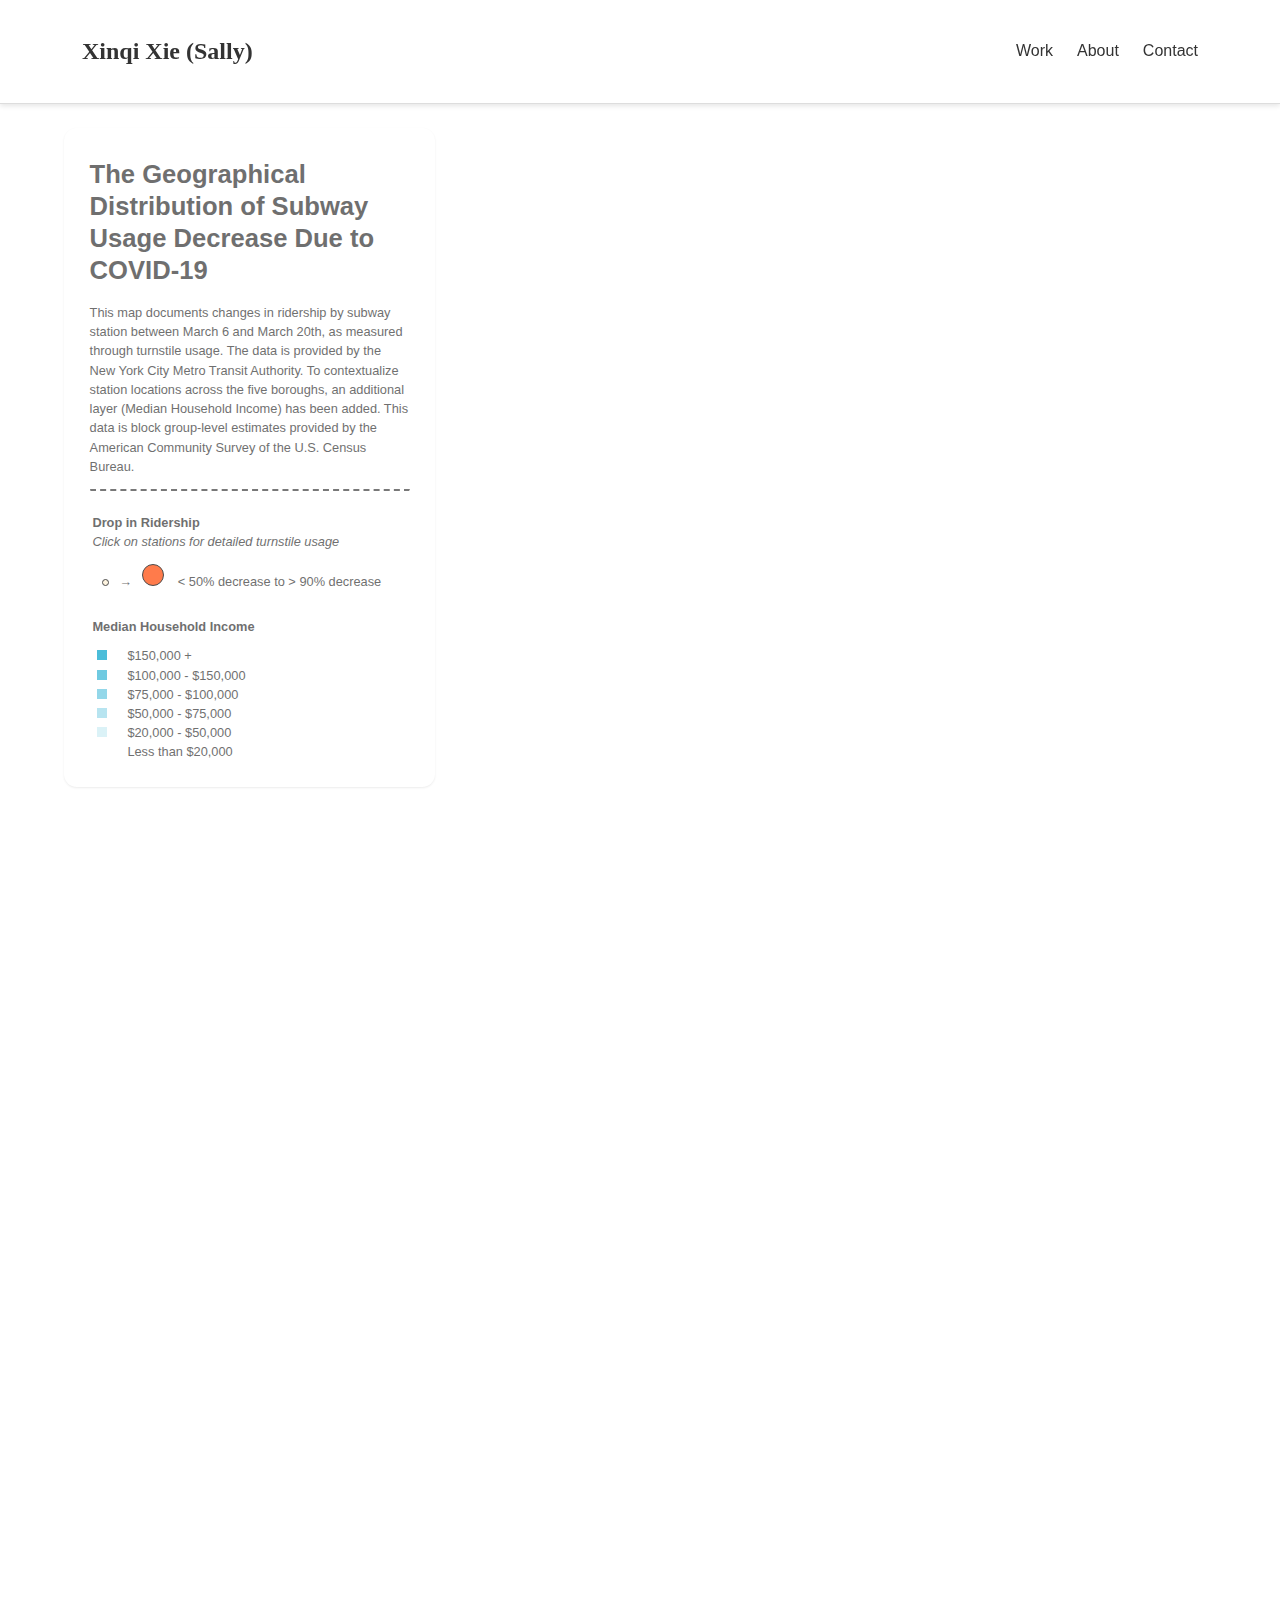
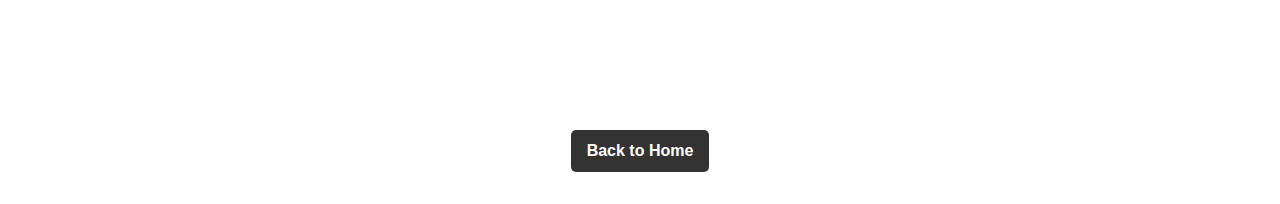
<file: Assignment-02/webmap.html>
<!DOCTYPE html>
<html lang="en">
<head>
    <meta charset="UTF-8">
    <meta name="viewport" content="width=device-width, initial-scale=1.0">
    <title>Project Detail</title>
    <link rel="stylesheet" href="../style_details.css">
    <link href="https://api.mapbox.com/mapbox-gl-js/v3.9.4/mapbox-gl.css" rel="stylesheet">
    <script src="https://api.mapbox.com/mapbox-gl-js/v3.9.4/mapbox-gl.js"></script>
</head>
<body>
    <header class="navbar">
        <h1 class="logo">Xinqi Xie (Sally)</h1>
        <nav>
            <ul class="nav-links">
                <li><a href="../index.html#work">Work</a></li>
                <li><a href="../index.html#about">About</a></li>
                <li><a href="../index.html#contact">Contact</a></li>
            </ul>
        </nav>
    </header>
    
<body>
        <div id='map'></div>
        <div id='map'></div>
        <div id='title' class="title">
            <h1>The Geographical Distribution of Subway<br> Usage Decrease Due to COVID-19</h1>
            <p>This map documents changes in ridership by subway station between March 6 and March 20th, as measured through turnstile usage. The data is provided by the New York City Metro Transit Authority. To contextualize station locations across the five boroughs, an additional layer (Median Household Income) has been added. This data is block group-level estimates provided by the American Community Survey of the U.S. Census Bureau.</p>
            <hr>
            <div id="turnstile-legend" class="legend2">
                <h4>Drop in Ridership</h4>
                <p><em>Click on stations for detailed turnstile usage</em></p>
                <div><span style="background-color: #fef0d3"></span>&#8594;<span style="background-color: #ff4400; height:20px; width:20px"></span> < 50% decrease to > 90% decrease</div>
            </div>
            <div id="income-legend" class="legend">
                <h4>Median Household Income</h4>
                <div><span style="background-color: #00a2ca"></span>$150,000 +</div>
                <div><span style="background-color: #33b5d5"></span>$100,000 - $150,000</div>
                <div><span style="background-color: #66c7e0"></span>$75,000 - $100,000</div>
                <div><span style="background-color: #99daea"></span>$50,000 - $75,000</div>
                <div><span style="background-color: #ccedf5"></span>$20,000 - $50,000</div>
                <div><span style="background-color: #ffffff"></span>Less than $20,000</div>
            </div>
        </div>
        <script type='text/javascript' src="map.js"></script>
</body>

<div class="container">
   <a href="../index.html" class="back-button">Back to Home</a>
</div>

</html>
</file>
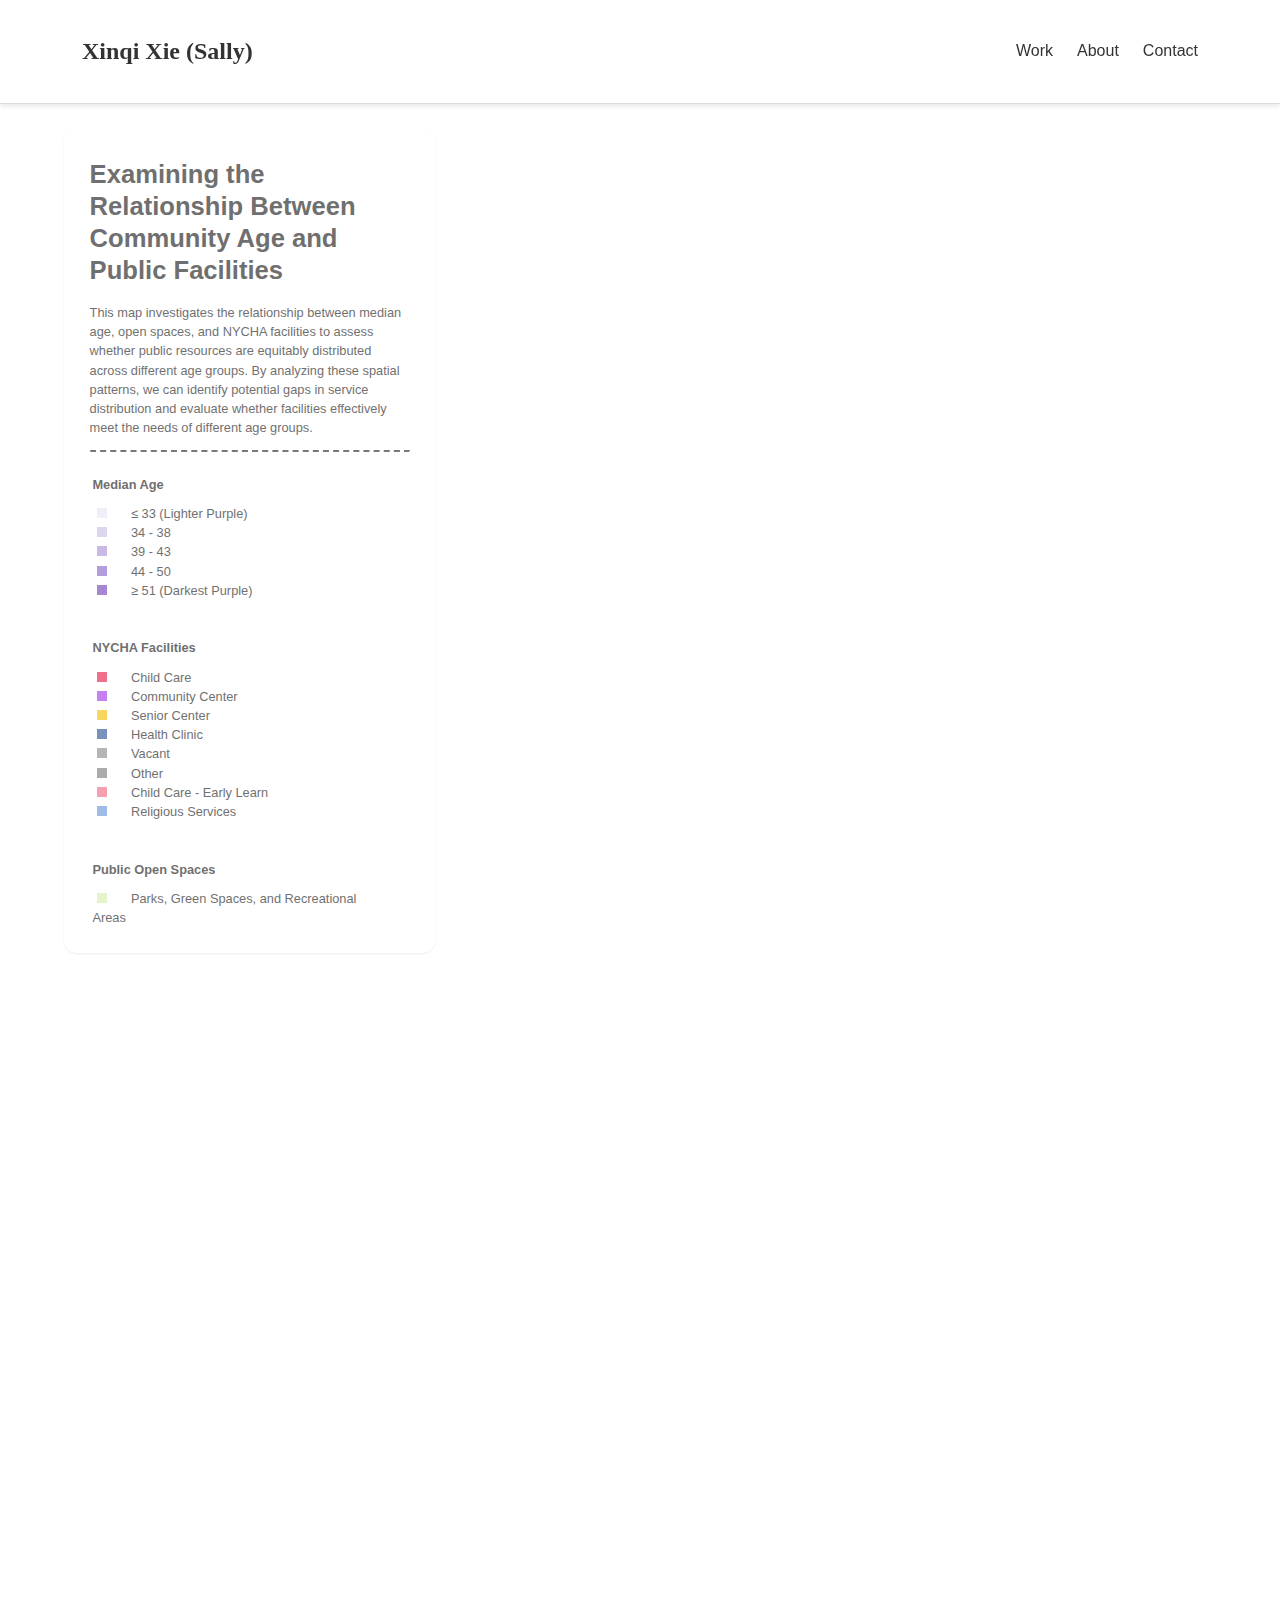
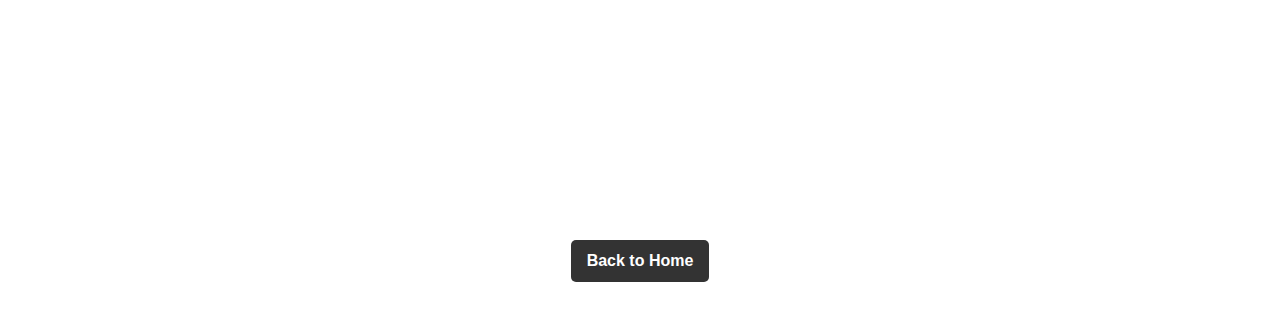
<file: Assignment-02/webmap02.html>
<!DOCTYPE html>
<html lang="en">
<head>
    <meta charset="UTF-8">
    <meta name="viewport" content="width=device-width, initial-scale=1.0">
    <title>Project Detail</title>
    <link rel="stylesheet" href="../style_details.css">
    <link href="https://api.mapbox.com/mapbox-gl-js/v3.9.4/mapbox-gl.css" rel="stylesheet">
    <script src="https://api.mapbox.com/mapbox-gl-js/v3.9.4/mapbox-gl.js"></script>
</head>
<body>
    <header class="navbar">
        <h1 class="logo">Xinqi Xie (Sally)</h1>
        <nav>
            <ul class="nav-links">
                <li><a href="../index.html#work">Work</a></li>
                <li><a href="../index.html#about">About</a></li>
                <li><a href="../index.html#contact">Contact</a></li>
            </ul>
        </nav>
    </header>
    
         <div class="map-container">
            <div id="map"></div>
         </div>

        <div id='map'></div>
        <div id='title' class="title">
            <h1>Examining the Relationship Between Community Age and Public Facilities</h1>
            <p>This map investigates the relationship between median age, open spaces, and NYCHA facilities to assess whether public resources are equitably distributed across different age groups.  By analyzing these spatial patterns, we can identify potential gaps in service distribution and evaluate whether facilities effectively meet the needs of different age groups.</p>
            <hr>
            <div id="median-age-legend" class="legend">
                <h4>Median Age</h4>
                <div><span style="background-color: #ede7f6"></span> ≤ 33 (Lighter Purple)</div>
                <div><span style="background-color: #d1c4e9"></span> 34 - 38</div>
                <div><span style="background-color: #b39ddb"></span> 39 - 43</div>
                <div><span style="background-color: #9575cd"></span> 44 - 50</div>
                <div><span style="background-color: #7e57c2"></span> ≥ 51 (Darkest Purple)</div>
            </div>
            <div id="nycha-legend" class="legend">
                <h4>NYCHA Facilities</h4>
                <div><span style="background-color: #EA345C"></span> Child Care</div>
                <div><span style="background-color: #AC4BEA"></span> Community Center</div>
                <div><span style="background-color: #F3C81F"></span> Senior Center</div>
                <div><span style="background-color: #4064A3"></span> Health Clinic</div>
                <div><span style="background-color: #969696"></span> Vacant</div>
                <div><span style="background-color: #888888"></span> Other</div>
                <div><span style="background-color: #EF788E"></span> Child Care - Early Learn</div>
                <div><span style="background-color: #77A0DB"></span> Religious Services</div>
            </div>
            <div id="open-space-legend" class="legend">
                <h4>Public Open Spaces</h4>
                <div>
                    <span style="background-color: #B5E26D; opacity: 0.5"></span> Parks, Green Spaces, and Recreational Areas
                </div>
            </div>
        </div>
        </div>
        <script type='text/javascript' src="map02.js"></script>
</body>

<div class="container">
    <a href="../index.html" class="back-button">Back to Home</a>
 </div>

</html>
</file>
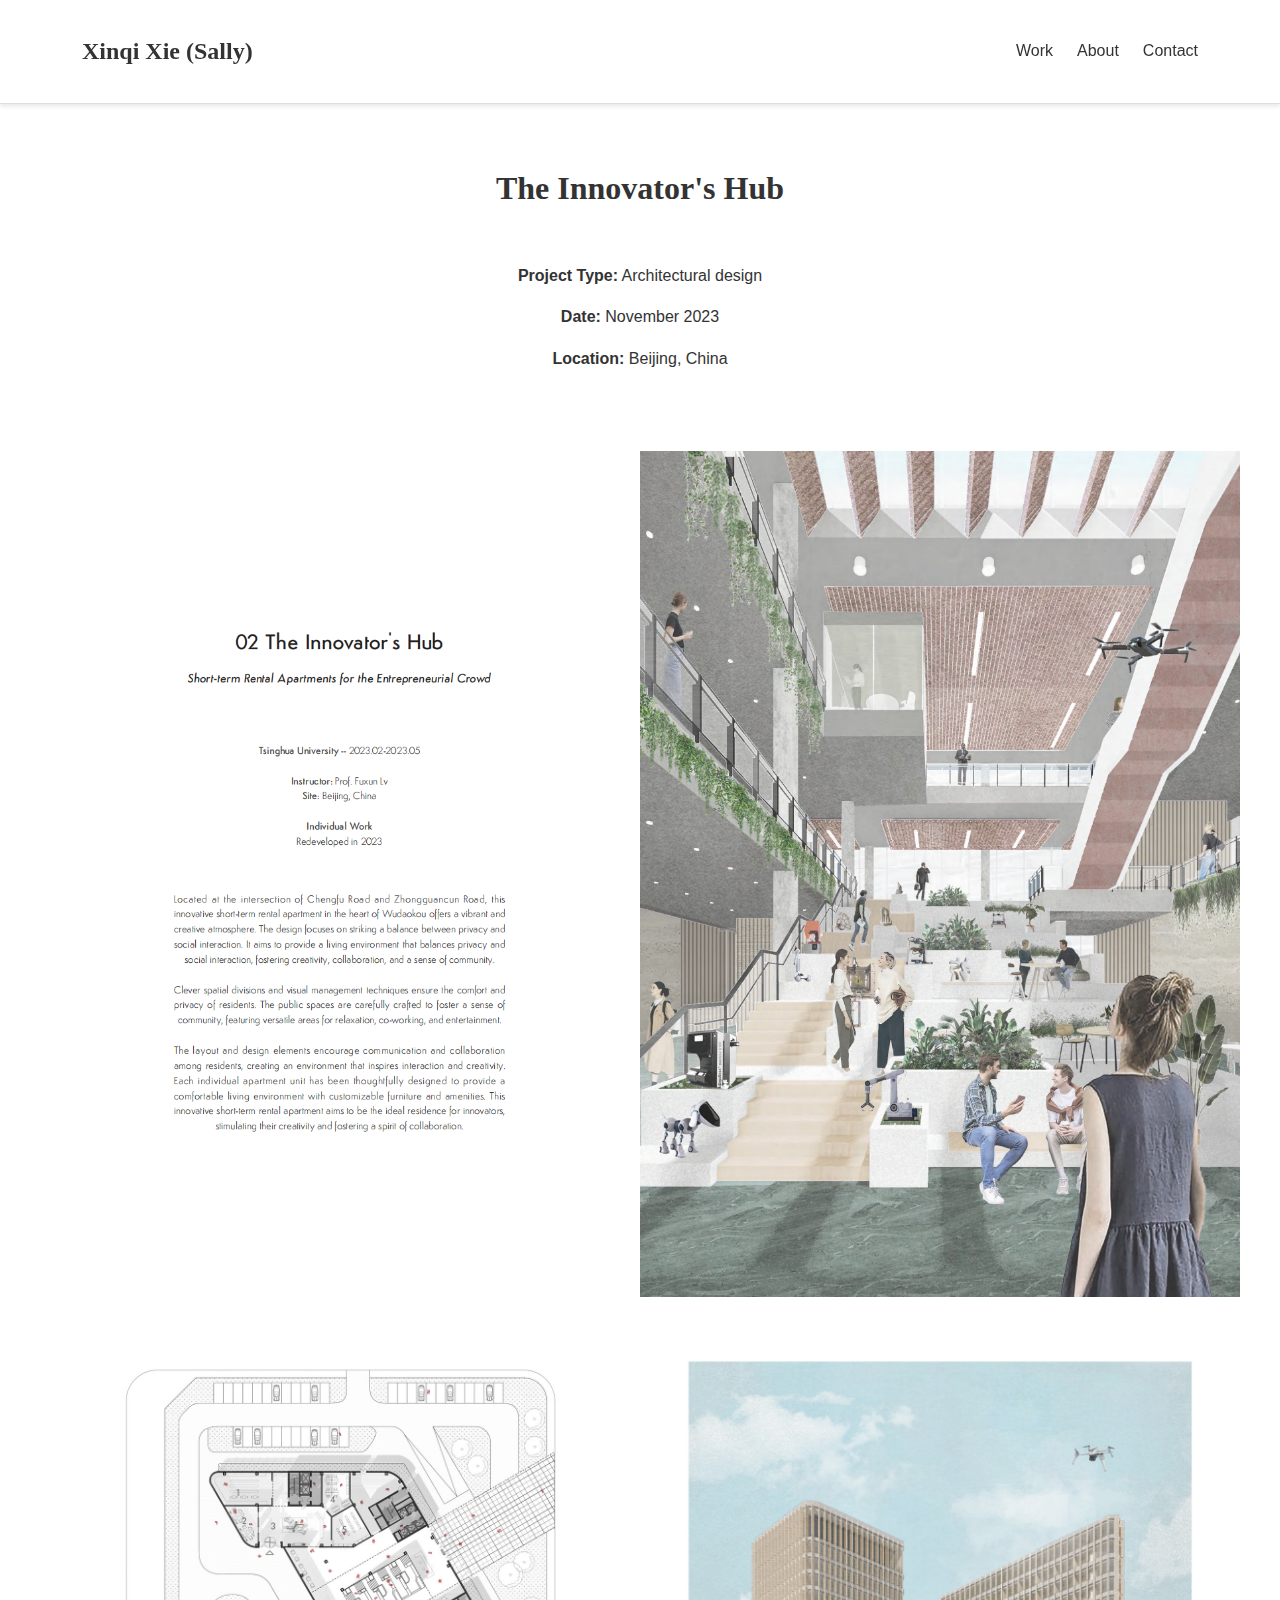
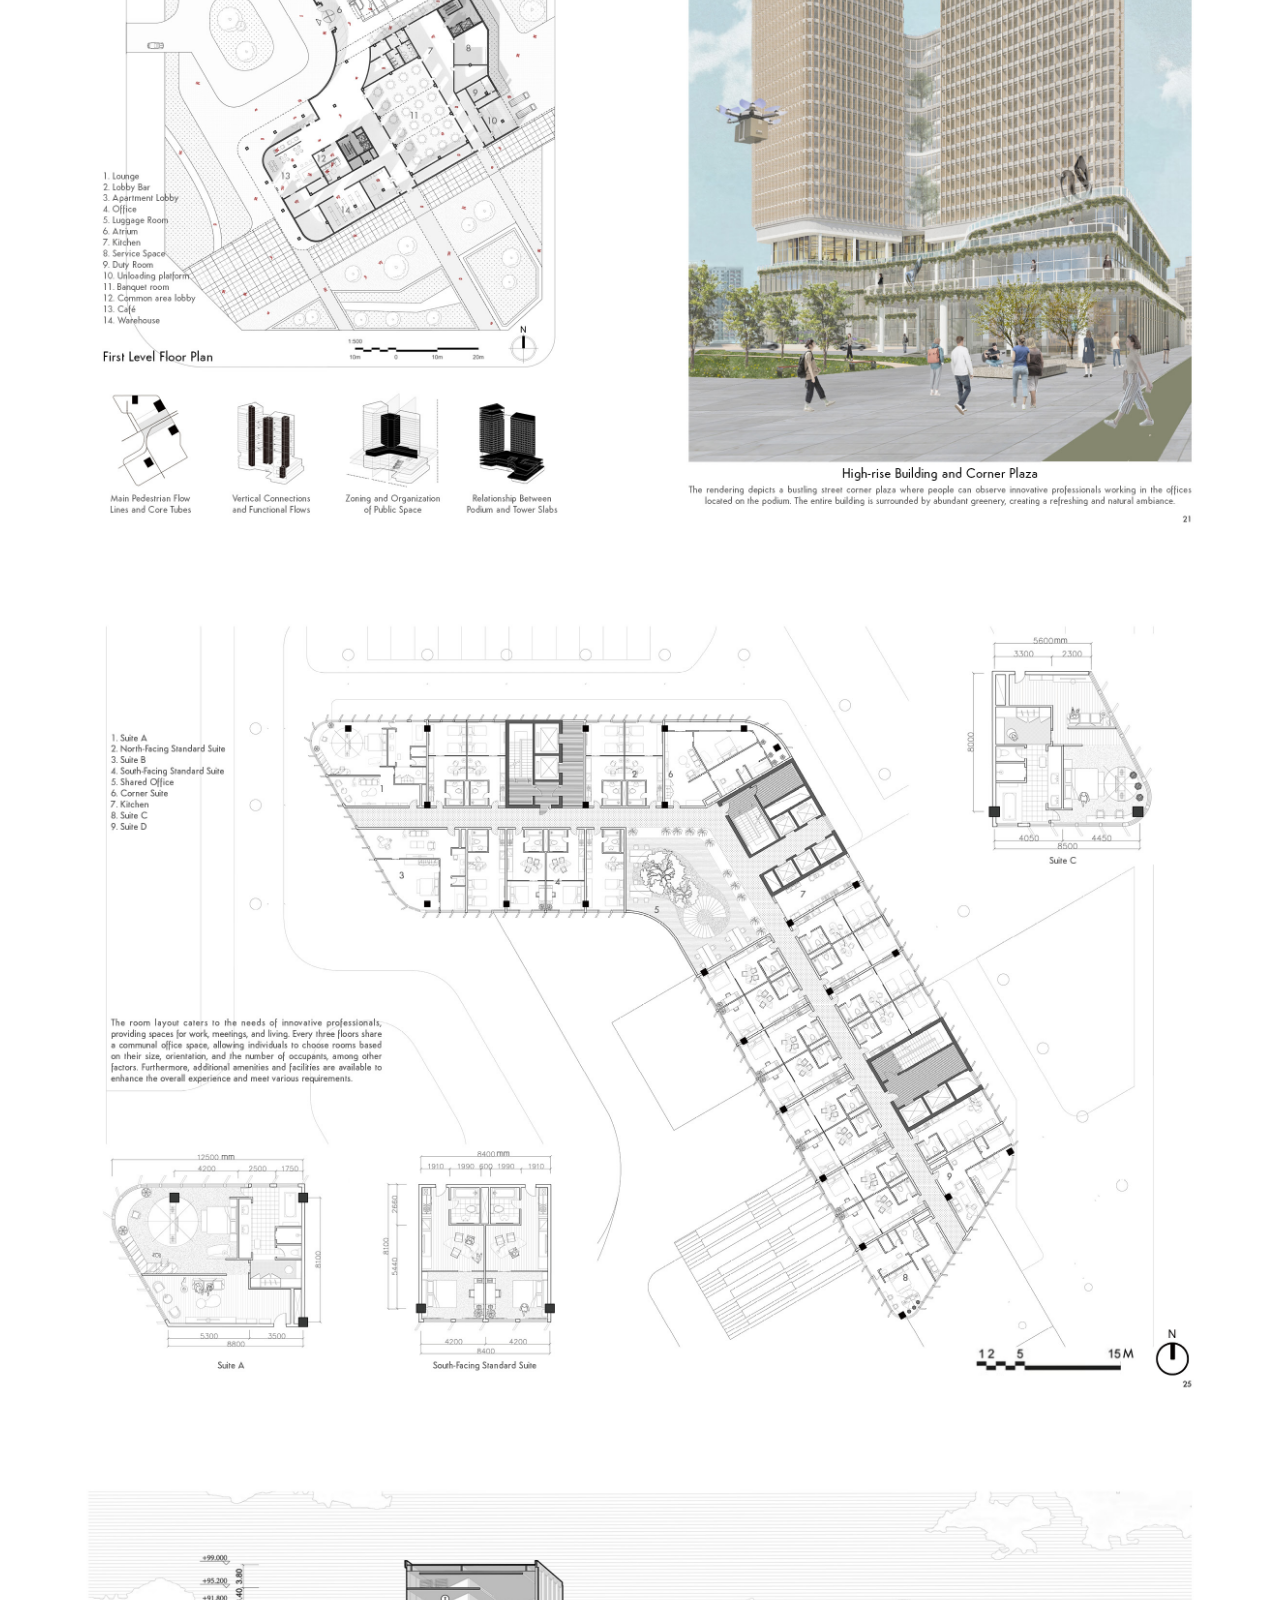
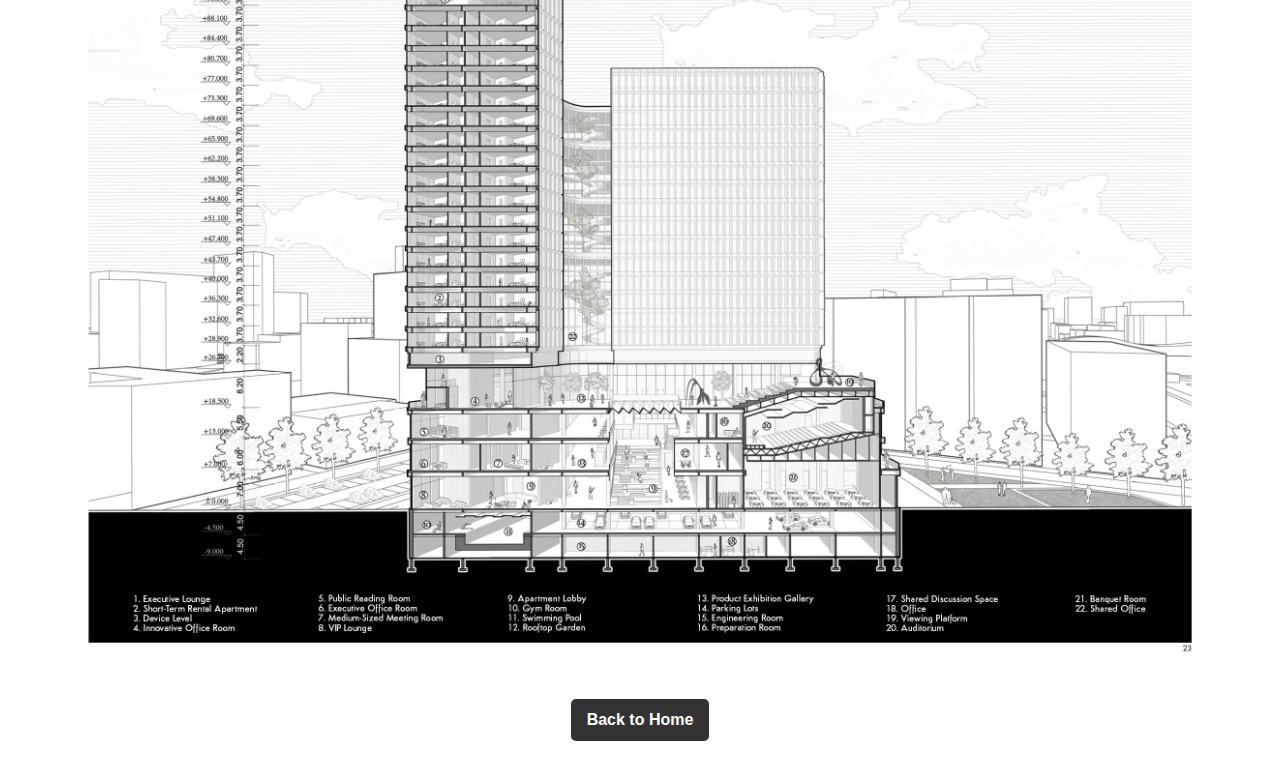
<file: project-details/innovator-hub.html>
<!DOCTYPE html>
<html lang="en">
<head>
    <meta charset="UTF-8">
    <meta name="viewport" content="width=device-width, initial-scale=1.0">
    <title>Project Detail</title>
    <link rel="stylesheet" href="../style_details.css">
</head>
<body>
    <header class="navbar">
        <h1 class="logo">Xinqi Xie (Sally)</h1>
        <nav>
            <ul class="nav-links">
                <li><a href="../index.html#work">Work</a></li>
                <li><a href="../index.html#about">About</a></li>
                <li><a href="../index.html#contact">Contact</a></li>
            </ul>
        </nav>
    </header>
    
    
    <div class="container">
        <div class="project-header">
            <h1>The Innovator's Hub</h1>
        </div>

        <div class="project-details">
            <div>
                <strong>Project Type:</strong> Architectural design
            </div>
            <div>
                <strong>Date:</strong> November 2023
            </div>
            <div>
                <strong>Location:</strong> Beijing, China
            </div>
        </div>

        <div class="project-images">
            <img src="project-images/inno-01.png" alt="Project Image 1">
            <img src="project-images/inno-02.jpg" alt="Project Image 2">
            <img src="project-images/inno-03.jpg" alt="Project Image 3">
            <img src="project-images/inno-04.jpg" alt="Project Image 3">
        </div>

        <a href="../index.html" class="back-button">Back to Home</a>
    </div>
</body>
</html>
</file>
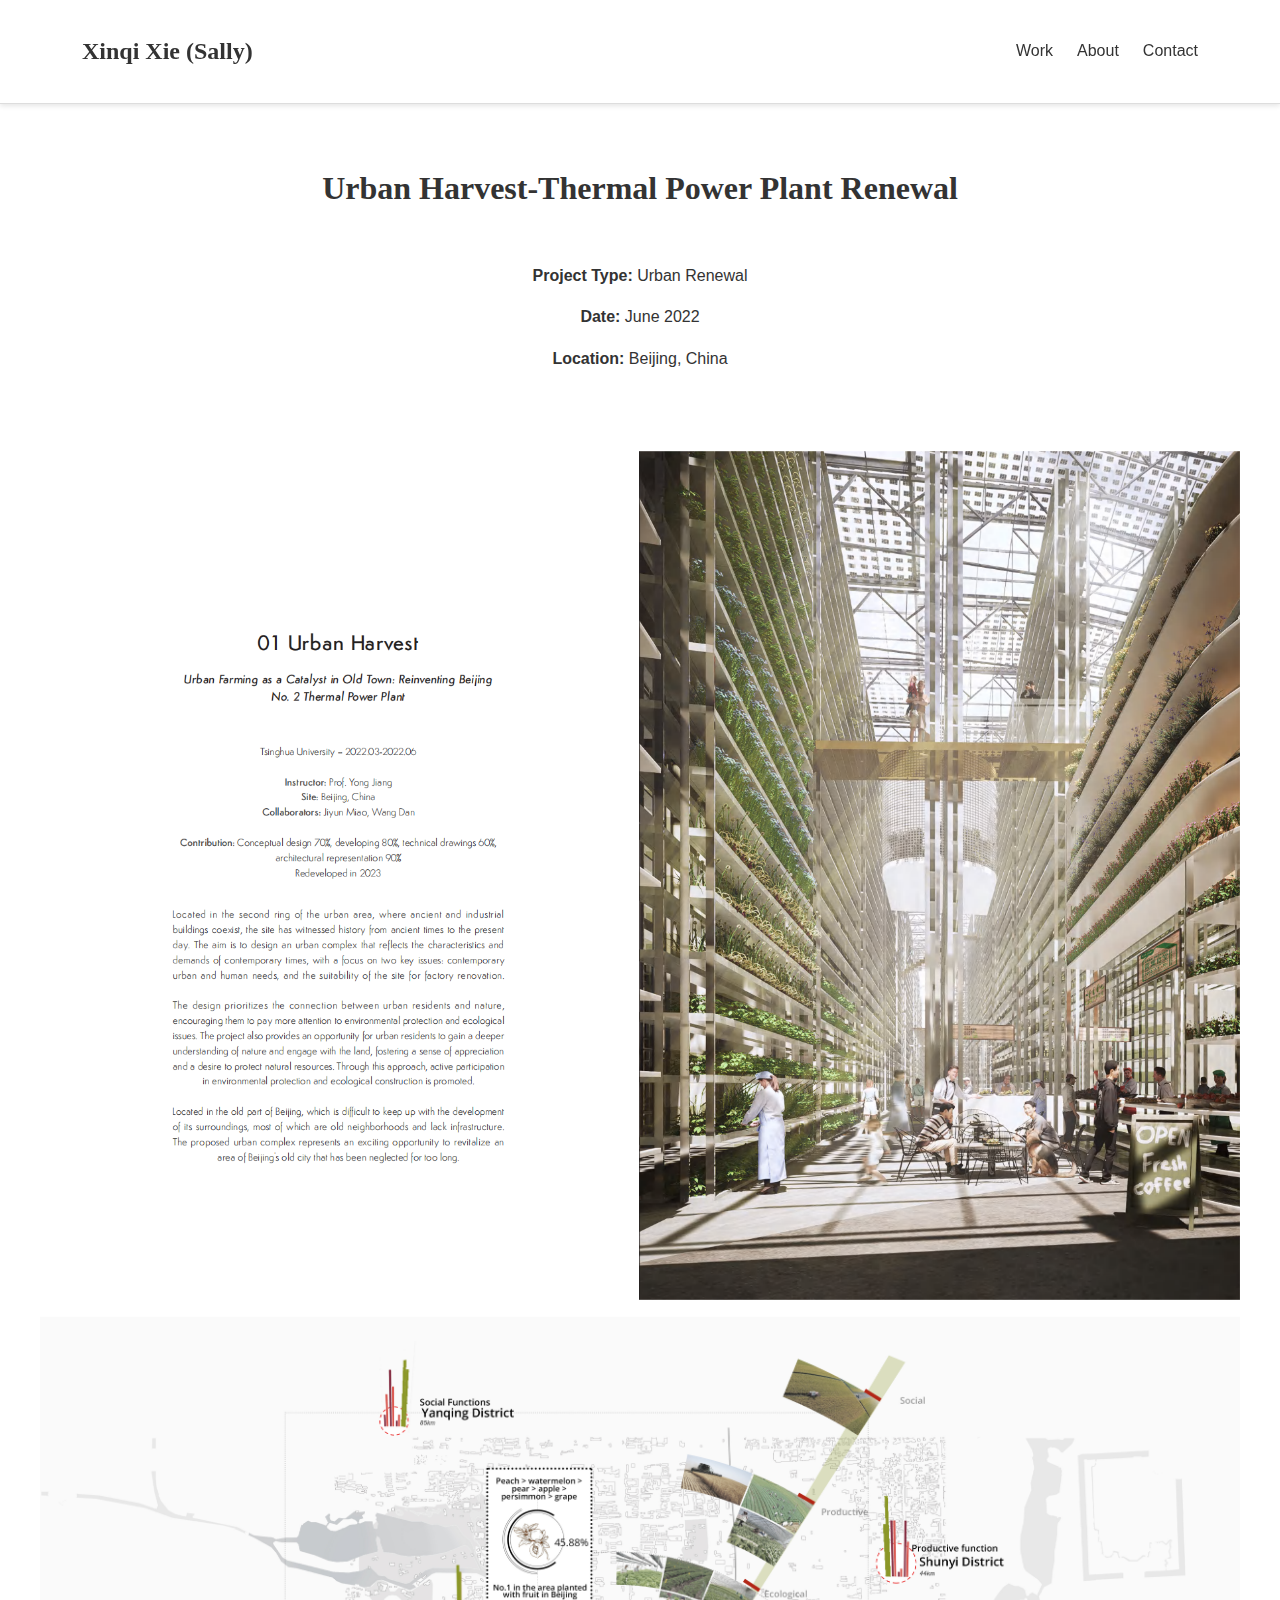
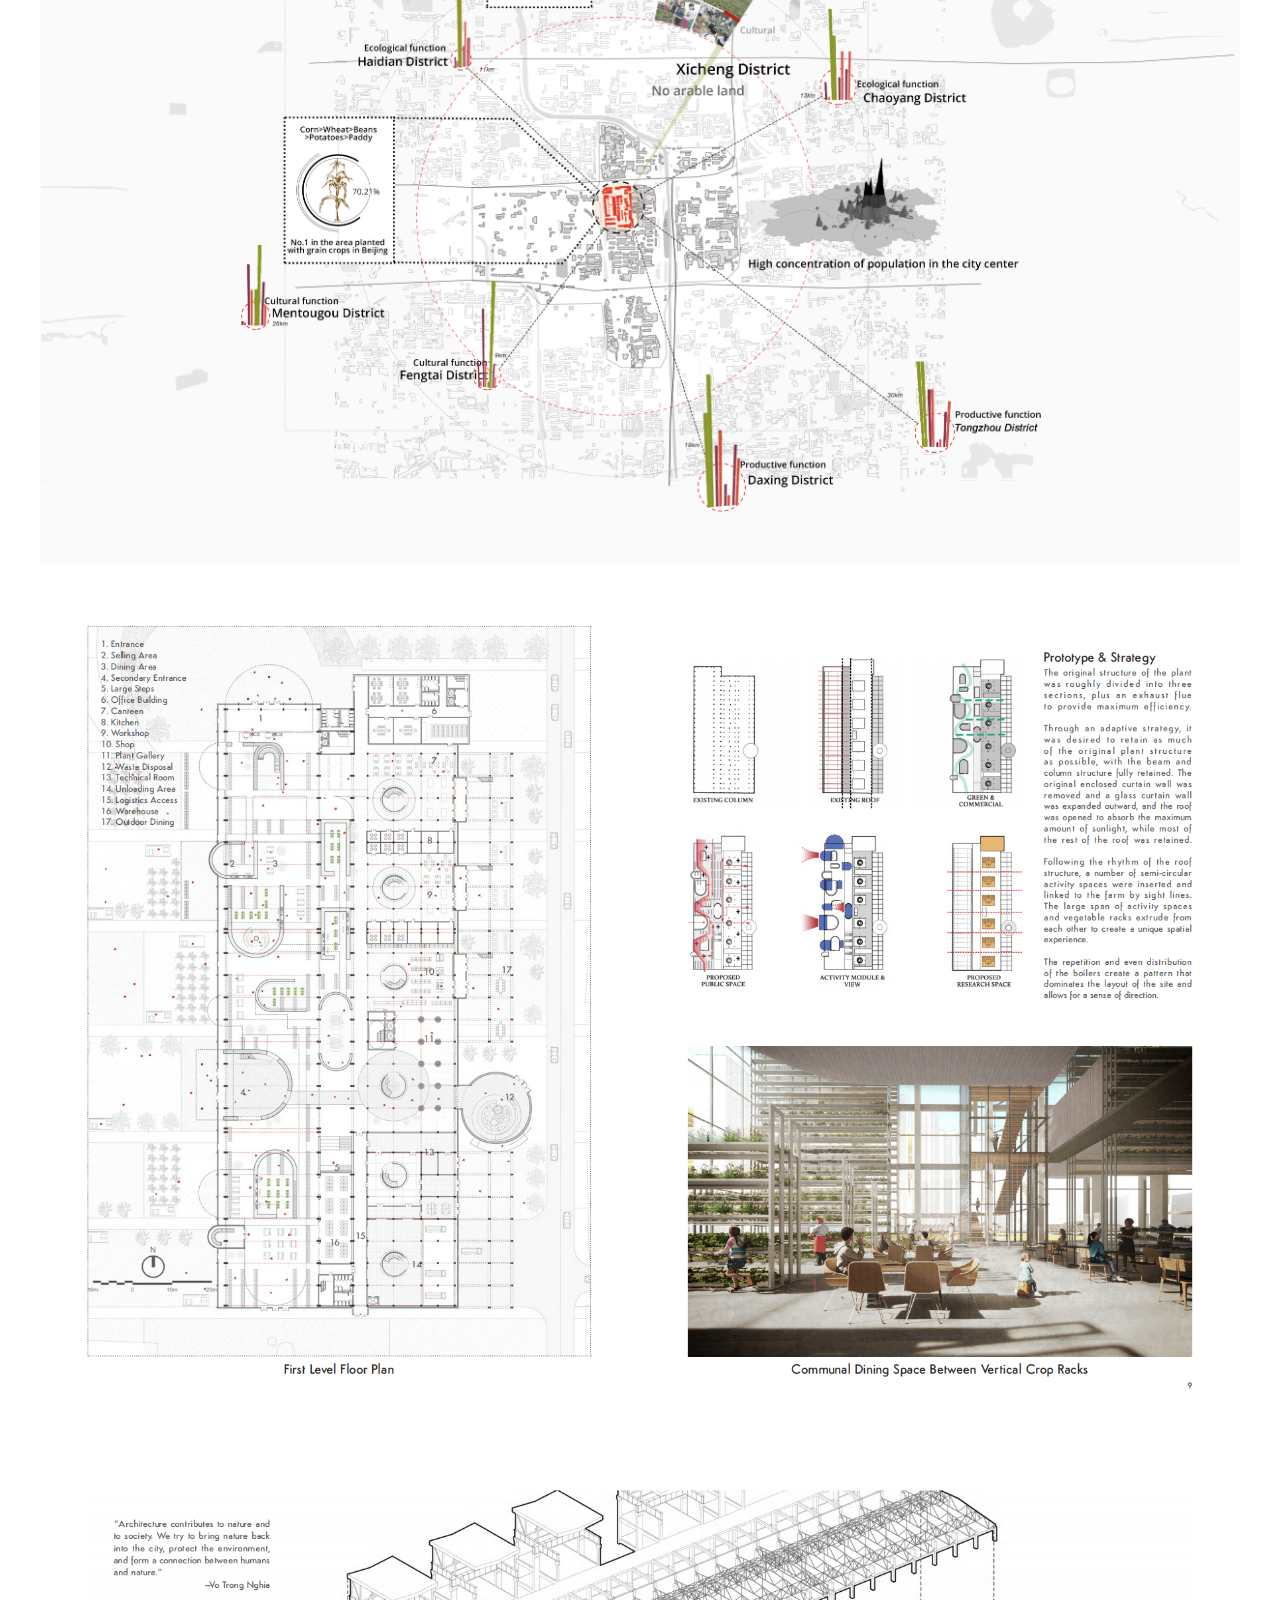
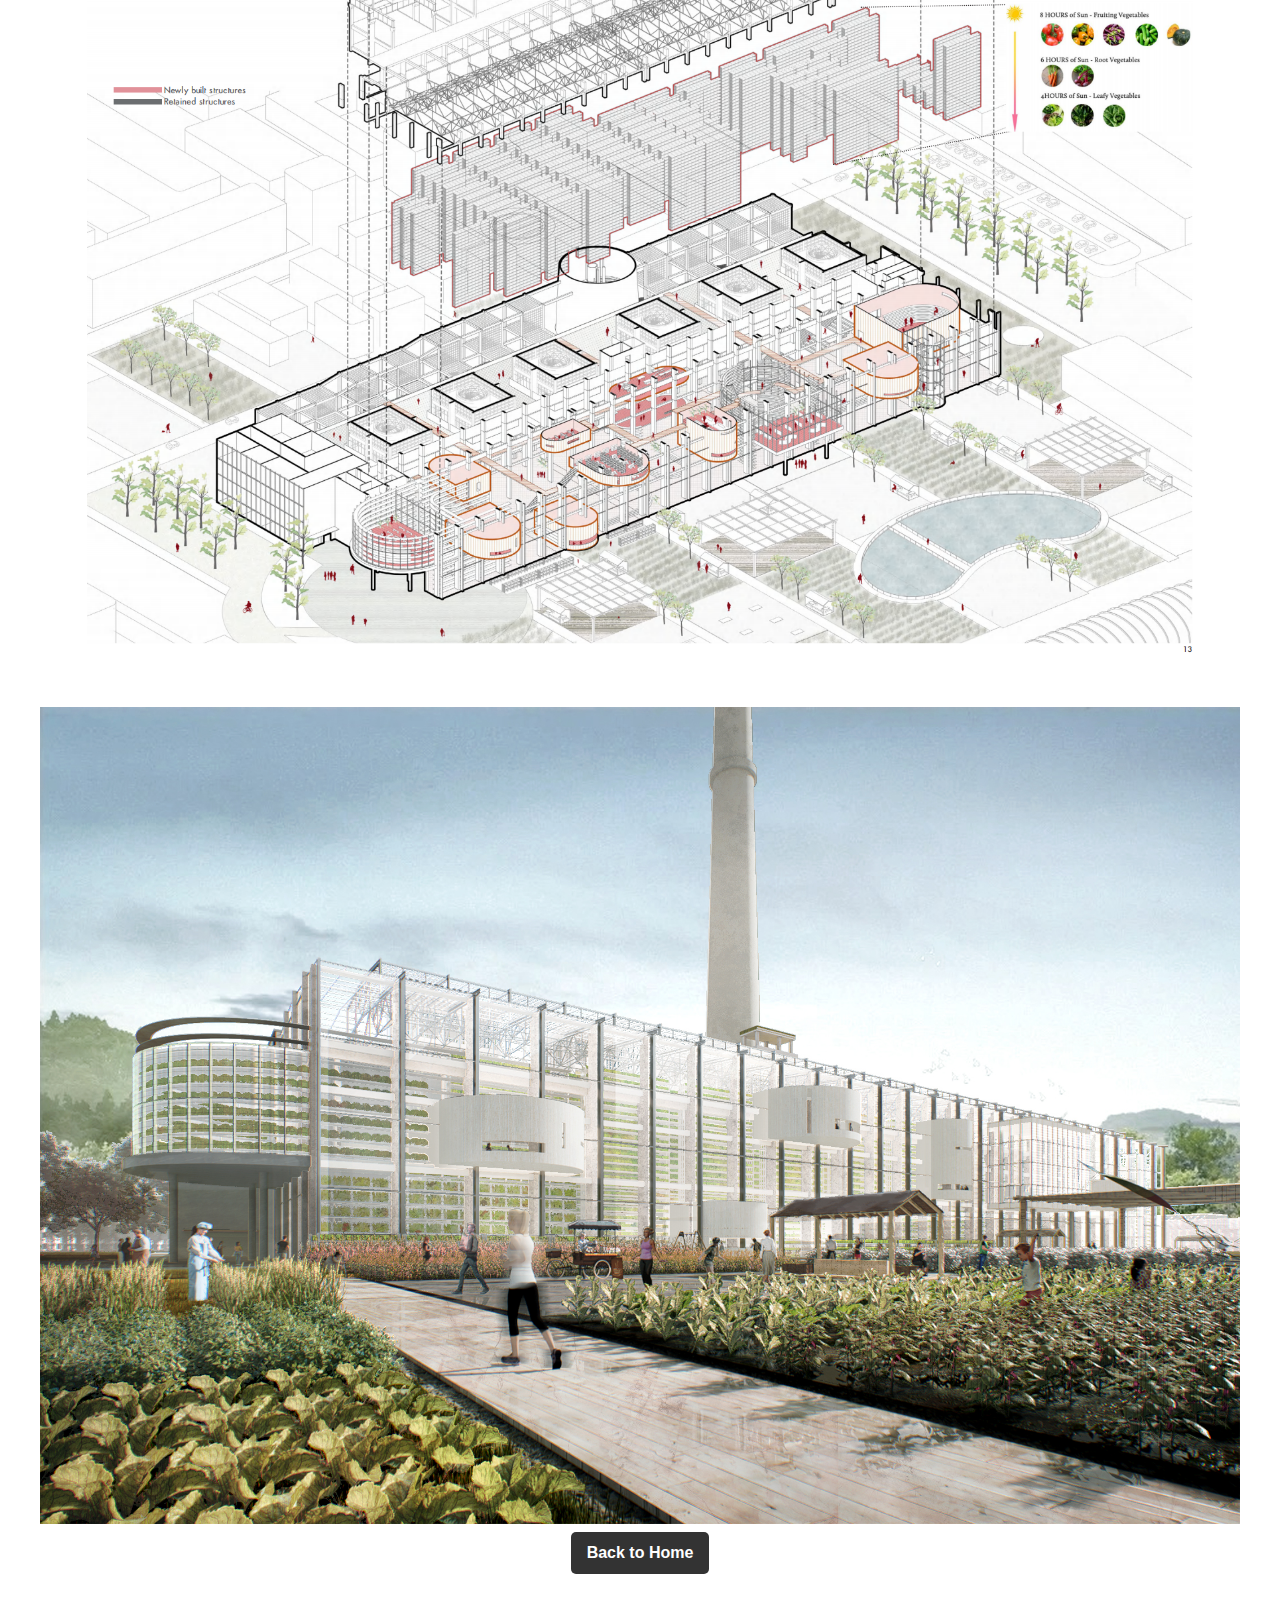
<file: project-details/urban-farming.html>
<!DOCTYPE html>
<html lang="en">
<head>
    <meta charset="UTF-8">
    <meta name="viewport" content="width=device-width, initial-scale=1.0">
    <title>Project Detail</title>
    <link rel="stylesheet" href="../style_details.css">
</head>
<body>
    <header class="navbar">
        <h1 class="logo">Xinqi Xie (Sally)</h1>
        <nav>
            <ul class="nav-links">
                <li><a href="../index.html#work">Work</a></li>
                <li><a href="../index.html#about">About</a></li>
                <li><a href="../index.html#contact">Contact</a></li>
            </ul>
        </nav>
    </header>
    
    
    <div class="container">
        <div class="project-header">
            <h1>Urban Harvest-Thermal Power Plant Renewal</h1>
        </div>

        <div class="project-details">
            <div>
                <strong>Project Type:</strong> Urban Renewal
            </div>
            <div>
                <strong>Date:</strong> June 2022
            </div>
            <div>
                <strong>Location:</strong> Beijing, China
            </div>
        </div>

        <div class="project-images">
            <img src="project-images/farm-02.png" alt="Project Image 1">
            <img src="project-images/farm-01.jpg" alt="Project Image 2">
            <img src="project-images/farm-03.png" alt="Project Image 3">
            <img src="project-images/farm-06.png" alt="Project Image 3">
            <img src="project-images/farm-05.jpg" alt="Project Image 3">
        </div>

        <a href="../index.html" class="back-button">Back to Home</a>
    </div>
</body>
</html>
</file>
<file: style_details.css>
body {
    margin: 0;
    font-family: 'Roboto', sans-serif;
    color: #333;
    line-height: 1.6;
    padding-top: 110px; /* 預留出導航欄的高度 */
}

.navbar {
    display: flex;
    justify-content: space-between;
    align-items: center;
    padding: 1rem 2rem;
    border-bottom: 1px solid #ddd;
    box-sizing: border-box; /* 確保 padding 和 border 被包含在寬度內 */
    /* 固定導航欄 */
    position: fixed; /* 固定在視窗頂部 */
    top: 0; /* 距離頂部 0 */
    left: 0; /* 距離左側 0 */
    width: 100%; /* 導航欄寬度為全屏 */
    z-index: 1000; /* 保證在其他內容上層 */
    background-color: #fff; /* 添加背景色，防止滾動時透明 */
    box-shadow: 0 2px 5px rgba(0, 0, 0, 0.1); /* 添加輕微陰影效果 */
}

.logo {
    font-family: 'Playfair Display', serif;
    font-size: 1.5rem;
    font-weight: bold;
    text-align: left; /* 向左對齊 */
    margin-left: 50px; /* 向左移動一些，數值可以根據需要調整 */
}

.nav-links {
    list-style: none;
    display: flex;
    gap: 1.5rem;
    font-weight: bold;
    margin-right: 50px; /* 往左移一點，數值可調整 */
}

.nav-links li a {
    text-decoration: none;
    color: #333;
    font-weight: 400;
}

.container {
    max-width: 1200px;
    margin: 0 auto;
    padding: 2rem;
    text-align: center;
}

.project-header h1 {
    font-family: 'Playfair Display', serif;
    font-size: 2rem;
    font-weight: bold;
    margin-bottom: 3rem;
}

.project-details {
    display: block;
    justify-content: center;
    gap: 2rem;
    margin-bottom: 5rem;
}

.project-details div {
    text-align: center;
    margin-bottom: 1rem;
}

.project-images {
    display: grid;
    grid-template-columns: 1fr; /* 一行一张图 */
    gap: 1rem;
}

.project-images img {
    width: 100%;
    height: auto;
    object-fit: cover; /* 去掉圆角效果 */
}


.back-button {
    display: inline-block;
    margin-top: 0.5rem;
    padding: 0.5rem 1rem;
    background-color: #333;
    color: #fff;
    text-decoration: none;
    font-weight: bold;
    border-radius: 5px;
    transition: background-color 0.3s ease;
}

.back-button:hover {
    background-color: #555;
}

.map-container {
    width: 100vw;
    height: 100vh;
    position: relative;
}

#map {
    width: 100vw;    /* 视口宽度，使地图填满整个屏幕宽度 */
    height: calc(100vh - 110px); /* 减去导航栏高度，保证地图高度填满剩余视口 */
    margin: 0 auto; /* 移除外边距，确保地图与屏幕边缘对齐 */
    position: relative; /* 如果需要，可以设置为absolute，并调整top值来适配导航栏 */
    top: 0px; /* 根据导航栏高度调整 */
}

.mapboxgl-popup-content h4 {
    font-weight: 500;
    font-size: 0.9em;
    border-width: 0px 0px 0.5px 0px;
    border-style: solid;
    border-color: rgb(80, 80, 80);
    margin-top: 0.5em;
    margin-bottom: 0.5em;
}

.mapboxgl-popup-content p {
    font-weight: 300;
    margin-top: 0.3em;
    margin-bottom: 0em;
}


#menu {
	background: #fff;
	position: absolute;
	z-index: 1;
	bottom: 30px;
	right: 3em;
	border-radius: 3px;
	width: 120px;
	border: 1px solid rgba(0, 0, 0, 0.4);
	font-family: 'Open Sans', sans-serif;
}
#menu a {
	font-size: 13px;
	color: #404040;
	display: block;
	margin: 0;
	padding: 0;
	padding: 10px;
	text-decoration: none;
	border-bottom: 1px solid rgba(0, 0, 0, 0.25);
	text-align: center;
}
#menu a:last-child {
	border: none;
}
#menu a:hover {
	background-color: #f8f8f8;
	color: #000000;
}
#menu a.active {
	background-color: #404040;
	color: #ffffff;
}
#menu a.active:hover {
	background: #000000;
}
.title {
	background-color: #fff;
	opacity: 70%;
	border-radius: 1em;
	top: 10em;
	box-shadow: 0 1px 2px rgba(0, 0, 0, 0.1);
	font: .8em/.9em 'Open Sans', sans-serif;
	line-height: 2.5em;
	padding: 1em 2em 0em;
	position: absolute;
	max-width: 25%;
	margin: 0em 5em;
	z-index: 100;
}
.title h1{
	opacity: 100%;
}
.title p {
	line-height: 1.5em;
	opacity: 100%;
}
.title div span {
	border-radius: 50%;
	display: inline-block;
	height: 10px;
	margin-left: 5px;
	width: 10px;
}
.title hr {
	border-top: .2em dashed #404040;
	border-bottom: 0em;
	margin-top: .75em;
	margin-bottom: .75em;
}
.legend {
	font: 1em/1.5em 'Open Sans', sans-serif;
	padding: 1em 1em 2em 1em;
	position: relative;
	right: 10px;
	z-index: 100;
	opacity: 100%;
}
.legend h4 {
	margin: 0 0 10px;
	opacity: 100%
}
.legend div span {
	border-radius: 0%;
	display: inline-block;
	height: 10px;
	margin-top: 0px;
	margin-right: 20px;
	width: 10px;
}
.legend2 {
	font: 1em/1.5em 'Open Sans', sans-serif;
	padding: 1em 1em 1em 1em;
	position: relative;
	right: 10px;
	z-index: 100;
	opacity: 100%
}
.legend2 h4 {
	margin: 0 0 0px;
	opacity: 100%
}
.legend2 p {
	padding-top: 0px;
	margin-top: 0px;
}
.legend2 div span {
	border-radius: 50%;
	border-style: solid;
	border-color: black;
	border-width: 1px;
	margin: auto;
	display: inline-block;
	height: 5px;
	margin-top: 0px;
	margin-right: 10px;
	margin-left: 10px;
	width: 5px;
	opacity: 100%
}
</file>
